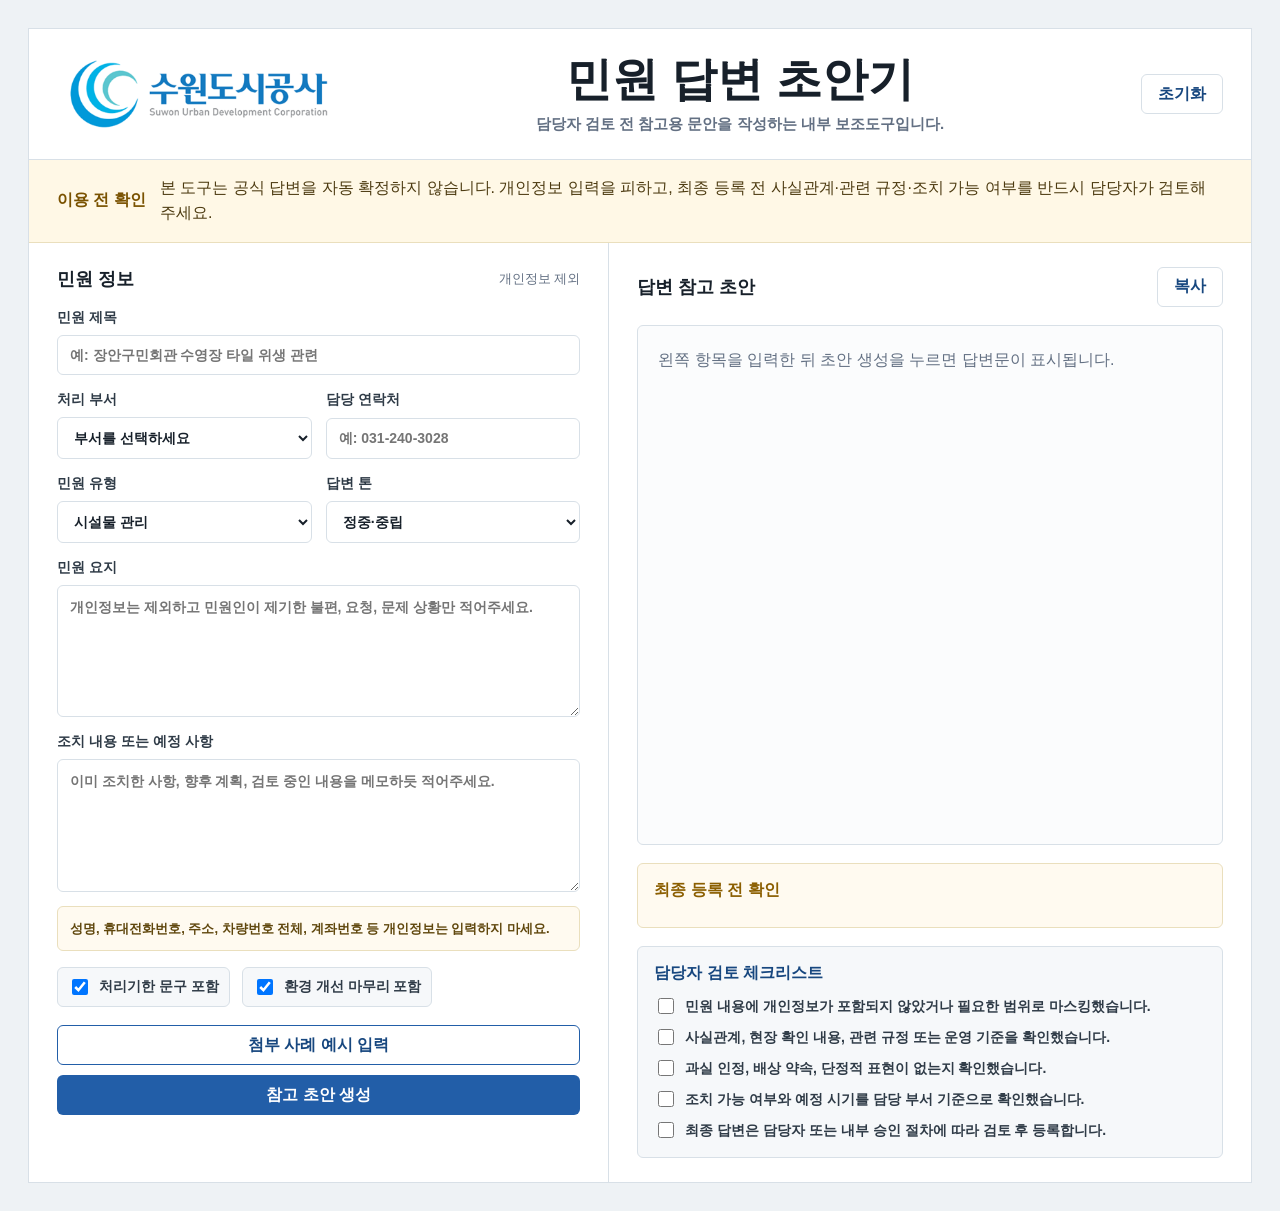
<file: 민원답변기/index.html>
<!doctype html>
<html lang="ko">
  <head>
    <meta charset="UTF-8" />
    <meta name="viewport" content="width=device-width, initial-scale=1.0" />
    <title>수원도시공사 민원 답변 초안기</title>
    <link rel="stylesheet" href="styles.css" />
  </head>
  <body>
    <main class="app-shell">
      <section class="workspace" aria-label="민원 답변 초안 작성 보조도구">
        <header class="topbar">
          <div class="brand-block">
            <img src="assets/suwon-logo.png" alt="수원도시공사" class="brand-logo" />
            <div class="title-block">
              <h1>민원 답변 초안기</h1>
              <p>담당자 검토 전 참고용 문안을 작성하는 내부 보조도구입니다.</p>
            </div>
          </div>
          <button class="ghost-button" id="resetButton" type="button">초기화</button>
        </header>

        <section class="notice-band" aria-label="이용 전 확인사항">
          <strong>이용 전 확인</strong>
          <span>본 도구는 공식 답변을 자동 확정하지 않습니다. 개인정보 입력을 피하고, 최종 등록 전 사실관계·관련 규정·조치 가능 여부를 반드시 담당자가 검토해 주세요.</span>
        </section>

        <div class="editor-grid">
          <form class="panel input-panel" id="complaintForm">
            <div class="section-title">
              <h2>민원 정보</h2>
              <span>개인정보 제외</span>
            </div>

            <label>
              민원 제목
              <input id="title" type="text" placeholder="예: 장안구민회관 수영장 타일 위생 관련" />
            </label>

            <div class="field-row">
              <label>
                처리 부서
                <select id="department">
                  <option value="">부서를 선택하세요</option>
                  <option value="스마트주차운영처(공영주차장)">스마트주차운영처(공영주차장)</option>
                  <option value="교통약자지원센터">교통약자지원센터</option>
                  <option value="교통시설운영처(환승센터 등)">교통시설운영처(환승센터 등)</option>
                  <option value="연화장">연화장</option>
                  <option value="자원순환센터">자원순환센터</option>
                  <option value="장안구민회관">장안구민회관</option>
                  <option value="종합운동장">종합운동장</option>
                  <option value="화산체육공원">화산체육공원</option>
                  <option value="광교체육관(광교웰빙국민체육센터)">광교체육관(광교웰빙국민체육센터)</option>
                  <option value="가족여성회관">가족여성회관</option>
                  <option value="장기요양지원센터">장기요양지원센터</option>
                  <option value="더함파크(청사)">더함파크(청사)</option>
                </select>
              </label>
              <label>
                담당 연락처
                <input id="phone" type="text" placeholder="예: 031-240-3028" />
              </label>
            </div>

            <div class="field-row">
              <label>
                민원 유형
                <select id="category">
                  <option value="facility">시설물 관리</option>
                  <option value="hygiene">위생·환경</option>
                  <option value="operation">운영·이용 안내</option>
                  <option value="parking">주차·교통</option>
                  <option value="staff">직원 응대</option>
                  <option value="safety">안전 관리</option>
                  <option value="other">기타</option>
                </select>
              </label>
              <label>
                답변 톤
                <select id="tone">
                  <option value="balanced">정중·중립</option>
                  <option value="firm">정중·명확</option>
                  <option value="warm">정중·공감</option>
                </select>
              </label>
            </div>

            <label>
              민원 요지
              <textarea id="summary" rows="5" placeholder="개인정보는 제외하고 민원인이 제기한 불편, 요청, 문제 상황만 적어주세요."></textarea>
            </label>

            <label>
              조치 내용 또는 예정 사항
              <textarea id="actions" rows="5" placeholder="이미 조치한 사항, 향후 계획, 검토 중인 내용을 메모하듯 적어주세요."></textarea>
            </label>

            <div class="privacy-note">
              성명, 휴대전화번호, 주소, 차량번호 전체, 계좌번호 등 개인정보는 입력하지 마세요.
            </div>

            <div class="switch-row">
              <label class="checkbox-label">
                <input id="includeDeadline" type="checkbox" checked />
                처리기한 문구 포함
              </label>
              <label class="checkbox-label">
                <input id="includeClosing" type="checkbox" checked />
                환경 개선 마무리 포함
              </label>
            </div>

            <button class="secondary-button" id="sampleButton" type="button">첨부 사례 예시 입력</button>
            <button class="primary-button" type="submit">참고 초안 생성</button>
          </form>

          <section class="panel output-panel" aria-label="생성된 답변 참고 초안">
            <div class="section-title">
              <h2>답변 참고 초안</h2>
              <button class="copy-button" id="copyButton" type="button">복사</button>
            </div>
            <div class="draft-box" id="draftOutput" aria-live="polite"></div>

            <div class="review-box">
              <h3>최종 등록 전 확인</h3>
              <ul id="reviewList"></ul>
            </div>

            <div class="approval-box">
              <h3>담당자 검토 체크리스트</h3>
              <label><input type="checkbox" /> 민원 내용에 개인정보가 포함되지 않았거나 필요한 범위로 마스킹했습니다.</label>
              <label><input type="checkbox" /> 사실관계, 현장 확인 내용, 관련 규정 또는 운영 기준을 확인했습니다.</label>
              <label><input type="checkbox" /> 과실 인정, 배상 약속, 단정적 표현이 없는지 확인했습니다.</label>
              <label><input type="checkbox" /> 조치 가능 여부와 예정 시기를 담당 부서 기준으로 확인했습니다.</label>
              <label><input type="checkbox" /> 최종 답변은 담당자 또는 내부 승인 절차에 따라 검토 후 등록합니다.</label>
            </div>
          </section>
        </div>
      </section>
    </main>

    <script src="script.js"></script>
  </body>
</html>
</file>
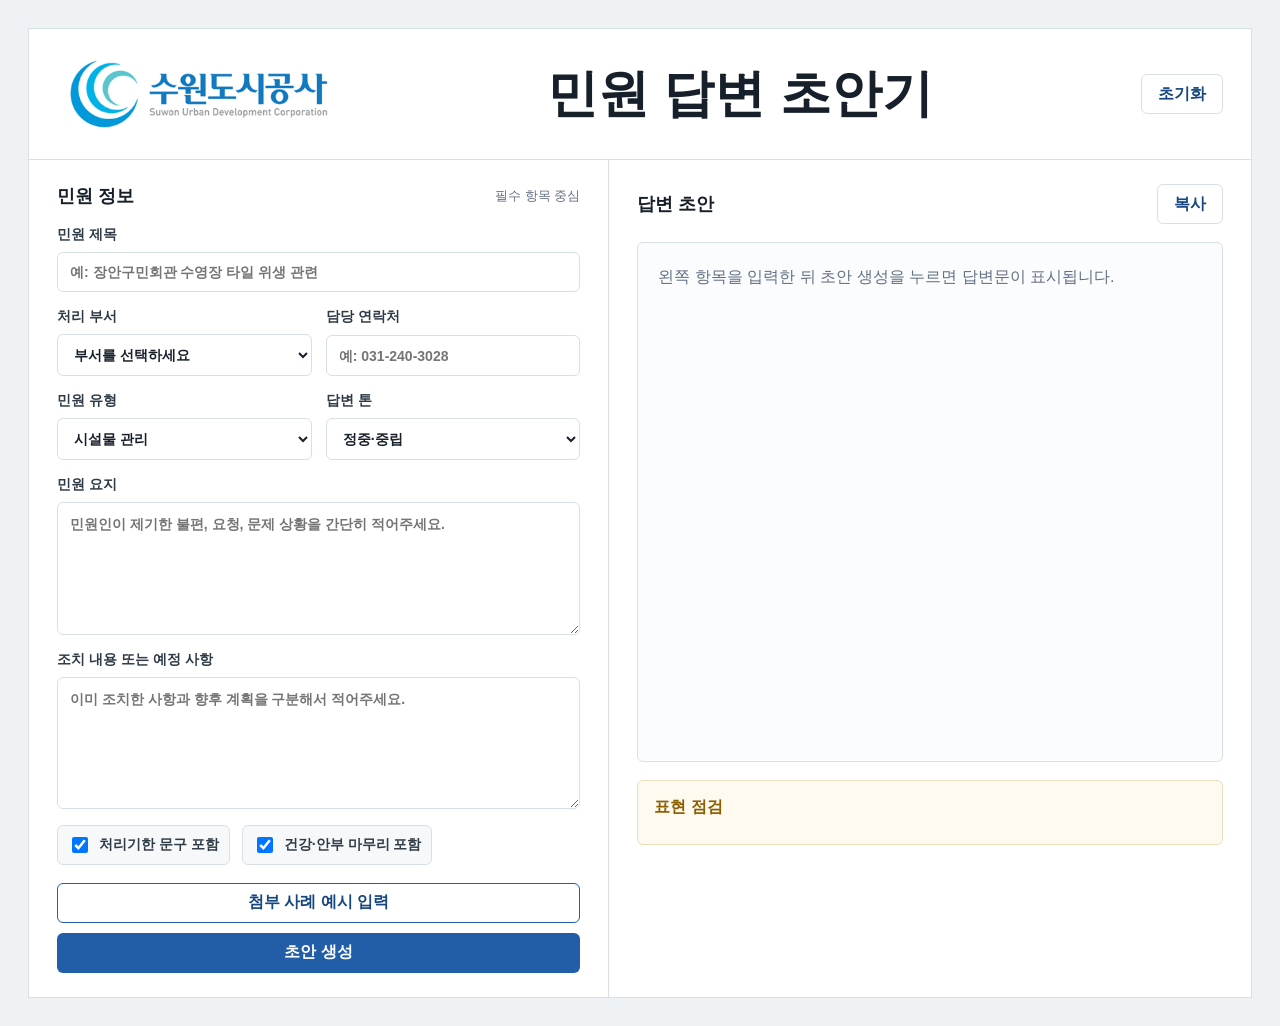
<file: 민원답변기/민원답변초안기_배포용.html>
<!doctype html>
<html lang="ko">
  <head>
    <meta charset="UTF-8" />
    <meta name="viewport" content="width=device-width, initial-scale=1.0" />
    <title>수원도시공사 민원 답변 초안기</title>
    <style>
:root {
  --bg: #eef2f5;
  --panel: #ffffff;
  --ink: #17202a;
  --muted: #637083;
  --line: #d8e0e7;
  --brand: #225ea8;
  --brand-dark: #17477f;
  --accent: #2f7d6d;
  --soft: #f6f8fa;
  --warning: #8b5e00;
}

* {
  box-sizing: border-box;
}

body {
  margin: 0;
  min-height: 100vh;
  background: var(--bg);
  color: var(--ink);
  font-family: "Malgun Gothic", "Apple SD Gothic Neo", Arial, sans-serif;
}

button,
input,
select,
textarea {
  font: inherit;
}

.app-shell {
  width: min(1440px, 100%);
  margin: 0 auto;
  padding: 28px;
}

.workspace {
  background: var(--panel);
  border: 1px solid var(--line);
  min-height: calc(100vh - 56px);
}

.topbar {
  display: flex;
  align-items: center;
  justify-content: space-between;
  gap: 16px;
  padding: 24px 28px;
  border-bottom: 1px solid var(--line);
}

.brand-block {
  display: flex;
  align-items: center;
  gap: 18px;
  flex: 1;
  min-width: 0;
}

.brand-logo {
  width: min(280px, 30vw);
  height: auto;
  flex: 0 1 auto;
  object-fit: contain;
}

.title-block {
  flex: 1;
  text-align: center;
  min-width: 0;
}

h1,
h2,
h3 {
  margin: 0;
}

h1 {
  font-size: clamp(34px, 4vw, 54px);
  font-weight: 800;
  letter-spacing: 0;
  line-height: 1.12;
}

h2 {
  font-size: 18px;
}

h3 {
  font-size: 16px;
}

.editor-grid {
  display: grid;
  grid-template-columns: minmax(360px, 0.95fr) minmax(420px, 1.05fr);
  gap: 0;
}

.panel {
  padding: 24px 28px;
}

.input-panel {
  border-right: 1px solid var(--line);
}

.section-title {
  display: flex;
  align-items: center;
  justify-content: space-between;
  gap: 12px;
  margin-bottom: 18px;
}

.section-title span {
  color: var(--muted);
  font-size: 13px;
}

label {
  display: grid;
  gap: 8px;
  margin-bottom: 16px;
  color: #2f3b47;
  font-size: 14px;
  font-weight: 700;
}

input,
select,
textarea {
  width: 100%;
  border: 1px solid var(--line);
  border-radius: 6px;
  background: #fff;
  color: var(--ink);
  padding: 11px 12px;
  outline: none;
}

textarea {
  resize: vertical;
  line-height: 1.55;
}

input:focus,
select:focus,
textarea:focus {
  border-color: var(--brand);
  box-shadow: 0 0 0 3px rgba(34, 94, 168, 0.12);
}

.field-row {
  display: grid;
  grid-template-columns: 1fr 1fr;
  gap: 14px;
}

.switch-row {
  display: flex;
  flex-wrap: wrap;
  gap: 12px;
  margin: 6px 0 18px;
}

.checkbox-label {
  display: flex;
  align-items: center;
  gap: 8px;
  margin: 0;
  min-height: 38px;
  padding: 8px 10px;
  border: 1px solid var(--line);
  border-radius: 6px;
  background: var(--soft);
  font-weight: 600;
}

.checkbox-label input {
  width: 16px;
  height: 16px;
}

.primary-button,
.secondary-button,
.ghost-button,
.copy-button {
  border: 1px solid transparent;
  border-radius: 6px;
  min-height: 40px;
  padding: 0 16px;
  cursor: pointer;
  font-weight: 700;
}

.primary-button {
  width: 100%;
  background: var(--brand);
  color: #fff;
}

.secondary-button {
  width: 100%;
  margin-bottom: 10px;
  background: #fff;
  border-color: var(--brand);
  color: var(--brand-dark);
}

.primary-button:hover {
  background: var(--brand-dark);
}

.secondary-button:hover {
  background: #f1f6fb;
}

.ghost-button,
.copy-button {
  background: #fff;
  border-color: var(--line);
  color: var(--brand-dark);
}

.ghost-button:hover,
.copy-button:hover {
  background: var(--soft);
}

.draft-box {
  min-height: 520px;
  border: 1px solid var(--line);
  border-radius: 6px;
  background: #fbfcfd;
  padding: 20px;
  white-space: pre-wrap;
  line-height: 1.75;
  color: #1d2733;
}

.draft-box:empty::before {
  content: "왼쪽 항목을 입력한 뒤 초안 생성을 누르면 답변문이 표시됩니다.";
  color: var(--muted);
}

.review-box {
  margin-top: 18px;
  border: 1px solid #eadfbd;
  border-radius: 6px;
  background: #fffaf0;
  padding: 16px;
}

.review-box h3 {
  color: var(--warning);
  margin-bottom: 10px;
}

.review-box ul {
  margin: 0;
  padding-left: 18px;
  color: #3b4148;
  line-height: 1.6;
}

@media (max-width: 920px) {
  .app-shell {
    padding: 12px;
  }

  .workspace {
    min-height: calc(100vh - 24px);
  }

  .topbar {
    align-items: flex-start;
    flex-direction: column;
    padding: 20px;
  }

  .brand-block {
    width: 100%;
    align-items: center;
    flex-direction: column;
    gap: 12px;
  }

  .brand-logo {
    width: min(280px, 100%);
  }

  .title-block {
    width: 100%;
    text-align: center;
  }

  .editor-grid,
  .field-row {
    grid-template-columns: 1fr;
  }

  .input-panel {
    border-right: 0;
    border-bottom: 1px solid var(--line);
  }

  .panel {
    padding: 20px;
  }

  .draft-box {
    min-height: 360px;
  }
}

</style>
  </head>
  <body>
    <main class="app-shell">
      <section class="workspace" aria-label="민원 답변 초안 작성">
        <header class="topbar">
          <div class="brand-block">
            <img src="[data-uri]" alt="수원도시공사" class="brand-logo" />
            <div class="title-block">
              <h1>민원 답변 초안기</h1>
            </div>
          </div>
          <button class="ghost-button" id="resetButton" type="button">초기화</button>
        </header>

        <div class="editor-grid">
          <form class="panel input-panel" id="complaintForm">
            <div class="section-title">
              <h2>민원 정보</h2>
              <span>필수 항목 중심</span>
            </div>

            <label>
              민원 제목
              <input id="title" type="text" placeholder="예: 장안구민회관 수영장 타일 위생 관련" />
            </label>

            <div class="field-row">
              <label>
                처리 부서
                <select id="department">
                  <option value="">부서를 선택하세요</option>
                  <option value="스마트주차운영처(공영주차장)">스마트주차운영처(공영주차장)</option>
                  <option value="교통약자지원센터">교통약자지원센터</option>
                  <option value="교통시설운영처(환승센터 등)">교통시설운영처(환승센터 등)</option>
                  <option value="연화장">연화장</option>
                  <option value="자원순환센터">자원순환센터</option>
                  <option value="장안구민회관">장안구민회관</option>
                  <option value="종합운동장">종합운동장</option>
                  <option value="화산체육공원">화산체육공원</option>
                  <option value="광교체육관(광교웰빙국민체육센터)">광교체육관(광교웰빙국민체육센터)</option>
                  <option value="가족여성회관">가족여성회관</option>
                  <option value="장기요양지원센터">장기요양지원센터</option>
                  <option value="더함파크(청사)">더함파크(청사)</option>
                </select>
              </label>
              <label>
                담당 연락처
                <input id="phone" type="text" placeholder="예: 031-240-3028" />
              </label>
            </div>

            <div class="field-row">
              <label>
                민원 유형
                <select id="category">
                  <option value="facility">시설물 관리</option>
                  <option value="hygiene">위생·환경</option>
                  <option value="operation">운영·이용 안내</option>
                  <option value="parking">주차·교통</option>
                  <option value="staff">직원 응대</option>
                  <option value="safety">안전 관리</option>
                  <option value="other">기타</option>
                </select>
              </label>
              <label>
                답변 톤
                <select id="tone">
                  <option value="balanced">정중·중립</option>
                  <option value="firm">정중·명확</option>
                  <option value="warm">정중·공감</option>
                </select>
              </label>
            </div>

            <label>
              민원 요지
              <textarea id="summary" rows="5" placeholder="민원인이 제기한 불편, 요청, 문제 상황을 간단히 적어주세요."></textarea>
            </label>

            <label>
              조치 내용 또는 예정 사항
              <textarea id="actions" rows="5" placeholder="이미 조치한 사항과 향후 계획을 구분해서 적어주세요."></textarea>
            </label>

            <div class="switch-row">
              <label class="checkbox-label">
                <input id="includeDeadline" type="checkbox" checked />
                처리기한 문구 포함
              </label>
              <label class="checkbox-label">
                <input id="includeClosing" type="checkbox" checked />
                건강·안부 마무리 포함
              </label>
            </div>

            <button class="secondary-button" id="sampleButton" type="button">첨부 사례 예시 입력</button>
            <button class="primary-button" type="submit">초안 생성</button>
          </form>

          <section class="panel output-panel" aria-label="생성된 답변 초안">
            <div class="section-title">
              <h2>답변 초안</h2>
              <button class="copy-button" id="copyButton" type="button">복사</button>
            </div>
            <div class="draft-box" id="draftOutput" aria-live="polite"></div>

            <div class="review-box">
              <h3>표현 점검</h3>
              <ul id="reviewList"></ul>
            </div>
          </section>
        </div>
      </section>
    </main>

    <script>
const form = document.querySelector("#complaintForm");
const draftOutput = document.querySelector("#draftOutput");
const reviewList = document.querySelector("#reviewList");
const copyButton = document.querySelector("#copyButton");
const resetButton = document.querySelector("#resetButton");
const sampleButton = document.querySelector("#sampleButton");

const categoryLabels = {
  facility: "시설물 관리",
  hygiene: "위생 및 환경 관리",
  operation: "운영 및 이용 안내",
  parking: "주차 및 교통 관리",
  staff: "직원 응대",
  safety: "안전 관리",
  other: "해당 민원",
};

const toneOpenings = {
  balanced: "귀하께서 문의하신 사항에 대하여 아래와 같이 답변드립니다.",
  firm: "귀하께서 제기하신 사항에 대해 관련 내용을 확인하여 다음과 같이 안내드립니다.",
  warm: "귀하께서 이용 과정에서 느끼신 불편 사항에 대해 관련 내용을 확인하여 아래와 같이 안내드립니다.",
};

const riskyPhrases = [
  "진심으로 사과",
  "전적으로",
  "명백한 잘못",
  "책임을 통감",
  "과실",
  "배상",
  "보상하겠습니다",
  "잘못을 인정",
];

function valueOf(id) {
  return document.querySelector(`#${id}`).value.trim();
}

function normalizeText(text) {
  return text
    .split("\n")
    .map((line) => line.trim())
    .filter(Boolean)
    .join("\n");
}

function paragraphOrFallback(text, fallback) {
  const normalized = normalizeText(text);
  return normalized || fallback;
}

function splitItems(text) {
  return normalizeText(text)
    .split(/\n|[;；]/)
    .map((item) => item.replace(/^[\s\-*ㆍ·]+/, "").trim())
    .filter(Boolean);
}

function trimEnding(text) {
  return text.replace(/[.。!?！？\s]+$/g, "").trim();
}

function actionStem(text) {
  return trimEnding(text)
    .replace(/(할 예정입니다|할 예정임|예정입니다|예정임)$/g, "")
    .replace(/(하였습니다|했습니다|합니다|중입니다|입니다)$/g, "")
    .trim();
}

function refineSummary(text, category) {
  const items = splitItems(text);
  if (!items.length) {
    return `귀하께서 제기하신 ${category} 관련 사항은 시설 이용 과정에서의 불편 및 개선 요청으로 이해하였습니다.`;
  }

  const body = items.map(trimEnding).join(", ");
  return `귀하께서는 ${body}에 대한 확인과 개선을 요청하신 것으로 이해하였습니다.`;
}

function refineActions(text) {
  const items = splitItems(text);
  if (!items.length) {
    return "우리 공사에서는 접수된 내용을 바탕으로 필요한 조치 사항을 검토하고, 이용 불편을 줄일 수 있도록 관리에 유의하겠습니다.";
  }

  if (items.length === 1) {
    return `우리 공사에서는 ${actionStem(items[0])} 등 필요한 조치를 검토하여 추진하겠습니다.`;
  }

  const sentences = items.map((item, index) => {
    const ending = index === items.length - 1 ? "추진하겠습니다" : "검토하겠습니다";
    return `${index + 1}. ${actionStem(item)} 사항을 ${ending}.`;
  });

  return sentences.join("\n");
}

function makeDraft(data) {
  const category = categoryLabels[data.category] || categoryLabels.other;
  const titleLine = data.title ? `제목: ${data.title}\n\n` : "";
  const department = data.department || "담당 부서";
  const phone = data.phone || "담당 부서 연락처";

  const summary = refineSummary(data.summary, category);
  const actions = refineActions(data.actions);

  const deadlineText = data.includeDeadline
    ? "\n\n처리기한 내 검토가 필요한 사항은 관계 부서 확인을 거쳐 순차적으로 조치하겠습니다."
    : "";
  const closingText = data.includeClosing
    ? "\n\n앞으로도 이용 환경 개선과 안정적인 시설 운영을 위해 지속적으로 관리하겠습니다."
    : "";

  return `${titleLine}고객님 안녕하세요.
수원도시공사 ${department}입니다.

먼저 우리 공사 시설과 운영에 관심을 가지고 의견을 주셔서 감사드립니다.
${toneOpenings[data.tone]}

귀하의 민원 요지는 다음과 같이 이해하였습니다.
${summary}

이에 따라 우리 공사에서는 다음과 같이 조치하였거나 조치할 예정입니다.
${actions}${deadlineText}${closingText}

추가로 궁금하신 사항은 수원도시공사 ${department}(${phone})로 문의하여 주시면 성실히 안내드리겠습니다.

감사합니다.`;
}

function reviewDraft(text, data) {
  const messages = [
    "과실을 단정하는 표현 대신 '확인한 내용', '조치할 예정', '관리하겠습니다' 중심으로 작성되었습니다.",
    "입력한 민원 요지와 조치 내용은 답변 문장에 맞게 정리되어 반영됩니다.",
  ];

  const foundRisk = riskyPhrases.filter((phrase) => text.includes(phrase));
  if (foundRisk.length) {
    messages.unshift(`주의 표현 확인: ${foundRisk.join(", ")}`);
  }

  if (!data.actions) {
    messages.push("조치 일자, 예정 시기, 담당 범위를 넣으면 민원인이 이해하기 쉽습니다.");
  }

  if (!data.phone) {
    messages.push("문의처를 실제 담당 연락처로 교체해 주세요.");
  }

  reviewList.innerHTML = messages.map((message) => `<li>${message}</li>`).join("");
}

form.addEventListener("submit", (event) => {
  event.preventDefault();

  const data = {
    title: valueOf("title"),
    department: valueOf("department"),
    phone: valueOf("phone"),
    category: valueOf("category"),
    tone: valueOf("tone"),
    summary: valueOf("summary"),
    actions: valueOf("actions"),
    includeDeadline: document.querySelector("#includeDeadline").checked,
    includeClosing: document.querySelector("#includeClosing").checked,
  };

  const draft = makeDraft(data);
  draftOutput.textContent = draft;
  reviewDraft(draft, data);
});

copyButton.addEventListener("click", async () => {
  const text = draftOutput.textContent.trim();
  if (!text) return;
  await navigator.clipboard.writeText(text);
  copyButton.textContent = "복사됨";
  setTimeout(() => {
    copyButton.textContent = "복사";
  }, 1400);
});

resetButton.addEventListener("click", () => {
  form.reset();
  draftOutput.textContent = "";
  reviewList.innerHTML = "";
});

sampleButton.addEventListener("click", () => {
  document.querySelector("#title").value = "장안구민회관 수영장 타일 위생 관련";
  document.querySelector("#department").value = "장안구민회관";
  document.querySelector("#phone").value = "031-240-3028";
  document.querySelector("#category").value = "hygiene";
  document.querySelector("#tone").value = "balanced";
  document.querySelector("#summary").value =
    "수영장 바닥 타일의 오염 및 변색으로 인해 위생 상태 개선을 요청하신 내용으로 이해하였습니다.";
  document.querySelector("#actions").value =
    "우선 확인된 구간은 솔 세척과 물청소를 실시하였으며, 이용객 불편을 최소화할 수 있는 시기를 고려하여 수조 내부 청소, 노후·파손 타일 교체, 오염이 심한 부분의 줄눈 보수 등을 추진할 예정입니다.";
  form.requestSubmit();
});

</script>
  </body>
</html>
</file>
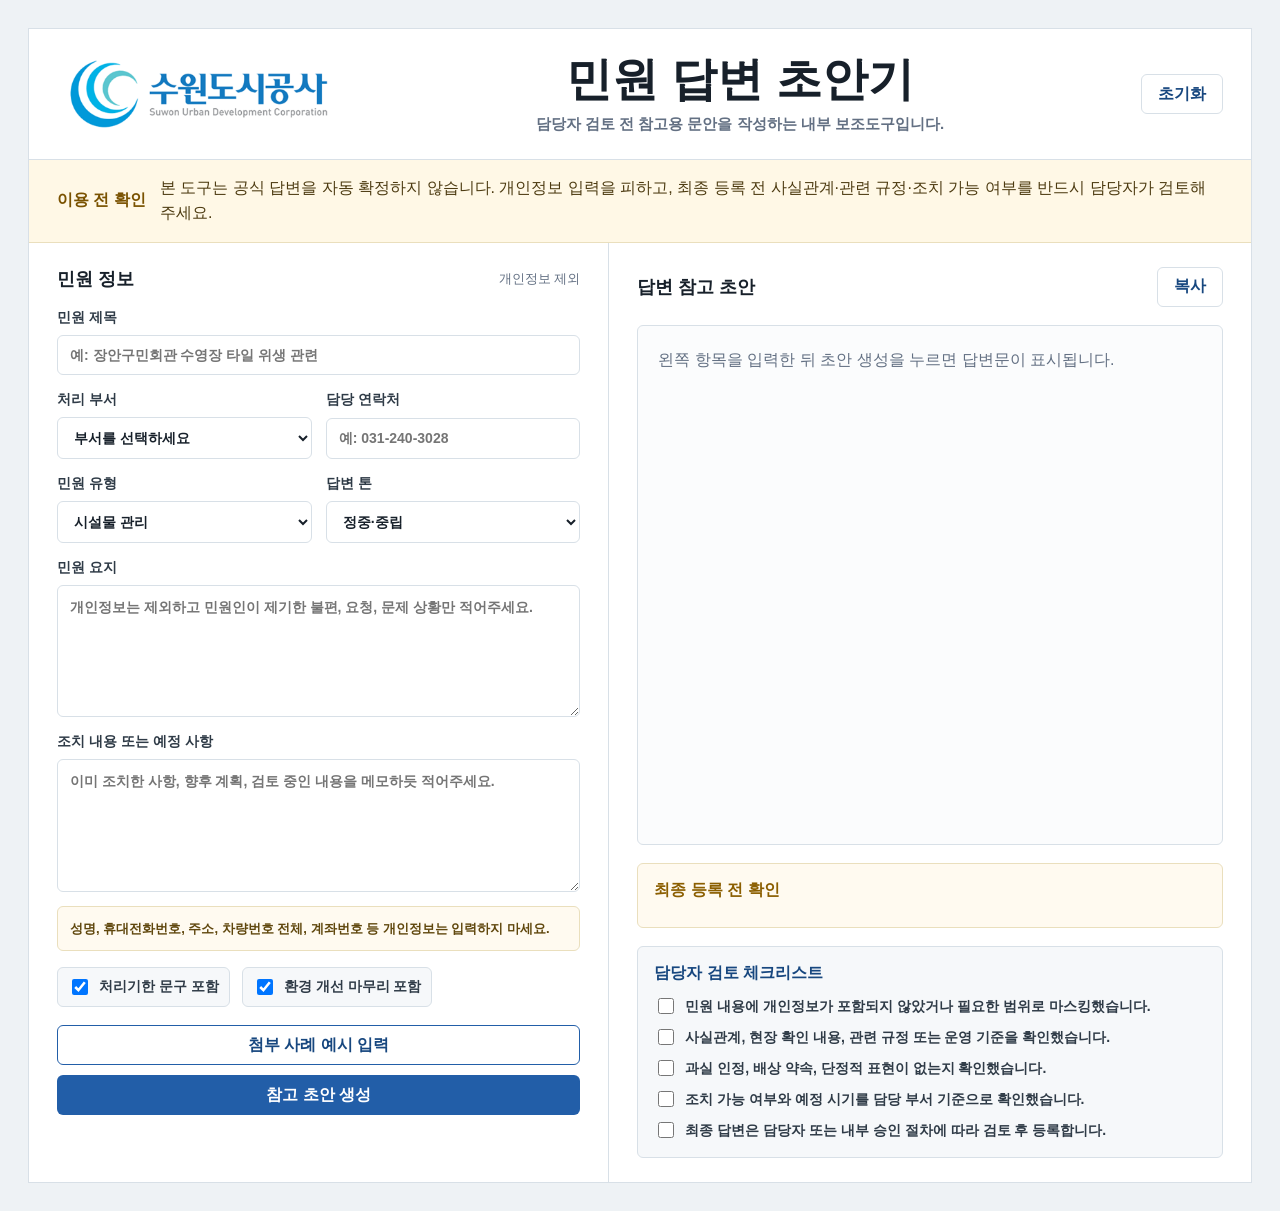
<file: 민원답변기/민원답변초안기_보완본_배포용.html>
<!doctype html>
<html lang="ko">
  <head>
    <meta charset="UTF-8" />
    <meta name="viewport" content="width=device-width, initial-scale=1.0" />
    <title>수원도시공사 민원 답변 초안기</title>
    <style>
:root {
  --bg: #eef2f5;
  --panel: #ffffff;
  --ink: #17202a;
  --muted: #637083;
  --line: #d8e0e7;
  --brand: #225ea8;
  --brand-dark: #17477f;
  --accent: #2f7d6d;
  --soft: #f6f8fa;
  --warning: #8b5e00;
}

* {
  box-sizing: border-box;
}

body {
  margin: 0;
  min-height: 100vh;
  background: var(--bg);
  color: var(--ink);
  font-family: "Malgun Gothic", "Apple SD Gothic Neo", Arial, sans-serif;
}

button,
input,
select,
textarea {
  font: inherit;
}

.app-shell {
  width: min(1440px, 100%);
  margin: 0 auto;
  padding: 28px;
}

.workspace {
  background: var(--panel);
  border: 1px solid var(--line);
  min-height: calc(100vh - 56px);
}

.topbar {
  display: flex;
  align-items: center;
  justify-content: space-between;
  gap: 16px;
  padding: 24px 28px;
  border-bottom: 1px solid var(--line);
}

.brand-block {
  display: flex;
  align-items: center;
  gap: 18px;
  flex: 1;
  min-width: 0;
}

.brand-logo {
  width: min(280px, 30vw);
  height: auto;
  flex: 0 1 auto;
  object-fit: contain;
}

.title-block {
  flex: 1;
  text-align: center;
  min-width: 0;
}

.title-block p {
  margin: 10px 0 0;
  color: var(--muted);
  font-size: 15px;
  font-weight: 700;
}

h1,
h2,
h3 {
  margin: 0;
}

h1 {
  font-size: clamp(30px, 3.6vw, 48px);
  font-weight: 800;
  letter-spacing: 0;
  line-height: 1.12;
}

h2 {
  font-size: 18px;
}

h3 {
  font-size: 16px;
}

.editor-grid {
  display: grid;
  grid-template-columns: minmax(360px, 0.95fr) minmax(420px, 1.05fr);
  gap: 0;
}

.notice-band {
  display: grid;
  grid-template-columns: auto 1fr;
  gap: 14px;
  align-items: center;
  padding: 16px 28px;
  border-bottom: 1px solid #eadfbd;
  background: #fff8e6;
  color: #4d3b11;
  line-height: 1.55;
}

.notice-band strong {
  color: #7a5200;
  white-space: nowrap;
}

.panel {
  padding: 24px 28px;
}

.input-panel {
  border-right: 1px solid var(--line);
}

.section-title {
  display: flex;
  align-items: center;
  justify-content: space-between;
  gap: 12px;
  margin-bottom: 18px;
}

.section-title span {
  color: var(--muted);
  font-size: 13px;
}

label {
  display: grid;
  gap: 8px;
  margin-bottom: 16px;
  color: #2f3b47;
  font-size: 14px;
  font-weight: 700;
}

input,
select,
textarea {
  width: 100%;
  border: 1px solid var(--line);
  border-radius: 6px;
  background: #fff;
  color: var(--ink);
  padding: 11px 12px;
  outline: none;
}

textarea {
  resize: vertical;
  line-height: 1.55;
}

input:focus,
select:focus,
textarea:focus {
  border-color: var(--brand);
  box-shadow: 0 0 0 3px rgba(34, 94, 168, 0.12);
}

.field-row {
  display: grid;
  grid-template-columns: 1fr 1fr;
  gap: 14px;
}

.switch-row {
  display: flex;
  flex-wrap: wrap;
  gap: 12px;
  margin: 6px 0 18px;
}

.privacy-note {
  margin: -2px 0 16px;
  padding: 12px;
  border: 1px solid #eadfbd;
  border-radius: 6px;
  background: #fffaf0;
  color: #60470d;
  font-size: 13px;
  font-weight: 700;
  line-height: 1.5;
}

.checkbox-label {
  display: flex;
  align-items: center;
  gap: 8px;
  margin: 0;
  min-height: 38px;
  padding: 8px 10px;
  border: 1px solid var(--line);
  border-radius: 6px;
  background: var(--soft);
  font-weight: 600;
}

.checkbox-label input {
  width: 16px;
  height: 16px;
}

.primary-button,
.secondary-button,
.ghost-button,
.copy-button {
  border: 1px solid transparent;
  border-radius: 6px;
  min-height: 40px;
  padding: 0 16px;
  cursor: pointer;
  font-weight: 700;
}

.primary-button {
  width: 100%;
  background: var(--brand);
  color: #fff;
}

.secondary-button {
  width: 100%;
  margin-bottom: 10px;
  background: #fff;
  border-color: var(--brand);
  color: var(--brand-dark);
}

.primary-button:hover {
  background: var(--brand-dark);
}

.secondary-button:hover {
  background: #f1f6fb;
}

.ghost-button,
.copy-button {
  background: #fff;
  border-color: var(--line);
  color: var(--brand-dark);
}

.ghost-button:hover,
.copy-button:hover {
  background: var(--soft);
}

.draft-box {
  min-height: 520px;
  border: 1px solid var(--line);
  border-radius: 6px;
  background: #fbfcfd;
  padding: 20px;
  white-space: pre-wrap;
  line-height: 1.75;
  color: #1d2733;
}

.draft-box:empty::before {
  content: "왼쪽 항목을 입력한 뒤 초안 생성을 누르면 답변문이 표시됩니다.";
  color: var(--muted);
}

.review-box {
  margin-top: 18px;
  border: 1px solid #eadfbd;
  border-radius: 6px;
  background: #fffaf0;
  padding: 16px;
}

.review-box h3 {
  color: var(--warning);
  margin-bottom: 10px;
}

.review-box ul {
  margin: 0;
  padding-left: 18px;
  color: #3b4148;
  line-height: 1.6;
}

.approval-box {
  margin-top: 18px;
  border: 1px solid var(--line);
  border-radius: 6px;
  background: #f6f8fa;
  padding: 16px;
}

.approval-box h3 {
  margin-bottom: 12px;
  color: var(--brand-dark);
}

.approval-box label {
  display: flex;
  align-items: flex-start;
  gap: 8px;
  margin-bottom: 10px;
  color: #2f3b47;
  font-size: 14px;
  font-weight: 600;
  line-height: 1.45;
}

.approval-box label:last-child {
  margin-bottom: 0;
}

.approval-box input {
  width: 16px;
  height: 16px;
  margin-top: 2px;
  flex: 0 0 auto;
}

@media (max-width: 920px) {
  .app-shell {
    padding: 12px;
  }

  .workspace {
    min-height: calc(100vh - 24px);
  }

  .topbar {
    align-items: flex-start;
    flex-direction: column;
    padding: 20px;
  }

  .brand-block {
    width: 100%;
    align-items: center;
    flex-direction: column;
    gap: 12px;
  }

  .brand-logo {
    width: min(280px, 100%);
  }

  .title-block {
    width: 100%;
    text-align: center;
  }

  .notice-band {
    grid-template-columns: 1fr;
    padding: 14px 20px;
  }

  .editor-grid,
  .field-row {
    grid-template-columns: 1fr;
  }

  .input-panel {
    border-right: 0;
    border-bottom: 1px solid var(--line);
  }

  .panel {
    padding: 20px;
  }

  .draft-box {
    min-height: 360px;
  }
}

</style>
  </head>
  <body>
    <main class="app-shell">
      <section class="workspace" aria-label="민원 답변 초안 작성 보조도구">
        <header class="topbar">
          <div class="brand-block">
            <img src="[data-uri]" alt="수원도시공사" class="brand-logo" />
            <div class="title-block">
              <h1>민원 답변 초안기</h1>
              <p>담당자 검토 전 참고용 문안을 작성하는 내부 보조도구입니다.</p>
            </div>
          </div>
          <button class="ghost-button" id="resetButton" type="button">초기화</button>
        </header>

        <section class="notice-band" aria-label="이용 전 확인사항">
          <strong>이용 전 확인</strong>
          <span>본 도구는 공식 답변을 자동 확정하지 않습니다. 개인정보 입력을 피하고, 최종 등록 전 사실관계·관련 규정·조치 가능 여부를 반드시 담당자가 검토해 주세요.</span>
        </section>

        <div class="editor-grid">
          <form class="panel input-panel" id="complaintForm">
            <div class="section-title">
              <h2>민원 정보</h2>
              <span>개인정보 제외</span>
            </div>

            <label>
              민원 제목
              <input id="title" type="text" placeholder="예: 장안구민회관 수영장 타일 위생 관련" />
            </label>

            <div class="field-row">
              <label>
                처리 부서
                <select id="department">
                  <option value="">부서를 선택하세요</option>
                  <option value="스마트주차운영처(공영주차장)">스마트주차운영처(공영주차장)</option>
                  <option value="교통약자지원센터">교통약자지원센터</option>
                  <option value="교통시설운영처(환승센터 등)">교통시설운영처(환승센터 등)</option>
                  <option value="연화장">연화장</option>
                  <option value="자원순환센터">자원순환센터</option>
                  <option value="장안구민회관">장안구민회관</option>
                  <option value="종합운동장">종합운동장</option>
                  <option value="화산체육공원">화산체육공원</option>
                  <option value="광교체육관(광교웰빙국민체육센터)">광교체육관(광교웰빙국민체육센터)</option>
                  <option value="가족여성회관">가족여성회관</option>
                  <option value="장기요양지원센터">장기요양지원센터</option>
                  <option value="더함파크(청사)">더함파크(청사)</option>
                </select>
              </label>
              <label>
                담당 연락처
                <input id="phone" type="text" placeholder="예: 031-240-3028" />
              </label>
            </div>

            <div class="field-row">
              <label>
                민원 유형
                <select id="category">
                  <option value="facility">시설물 관리</option>
                  <option value="hygiene">위생·환경</option>
                  <option value="operation">운영·이용 안내</option>
                  <option value="parking">주차·교통</option>
                  <option value="staff">직원 응대</option>
                  <option value="safety">안전 관리</option>
                  <option value="other">기타</option>
                </select>
              </label>
              <label>
                답변 톤
                <select id="tone">
                  <option value="balanced">정중·중립</option>
                  <option value="firm">정중·명확</option>
                  <option value="warm">정중·공감</option>
                </select>
              </label>
            </div>

            <label>
              민원 요지
              <textarea id="summary" rows="5" placeholder="개인정보는 제외하고 민원인이 제기한 불편, 요청, 문제 상황만 적어주세요."></textarea>
            </label>

            <label>
              조치 내용 또는 예정 사항
              <textarea id="actions" rows="5" placeholder="이미 조치한 사항, 향후 계획, 검토 중인 내용을 메모하듯 적어주세요."></textarea>
            </label>

            <div class="privacy-note">
              성명, 휴대전화번호, 주소, 차량번호 전체, 계좌번호 등 개인정보는 입력하지 마세요.
            </div>

            <div class="switch-row">
              <label class="checkbox-label">
                <input id="includeDeadline" type="checkbox" checked />
                처리기한 문구 포함
              </label>
              <label class="checkbox-label">
                <input id="includeClosing" type="checkbox" checked />
                환경 개선 마무리 포함
              </label>
            </div>

            <button class="secondary-button" id="sampleButton" type="button">첨부 사례 예시 입력</button>
            <button class="primary-button" type="submit">참고 초안 생성</button>
          </form>

          <section class="panel output-panel" aria-label="생성된 답변 참고 초안">
            <div class="section-title">
              <h2>답변 참고 초안</h2>
              <button class="copy-button" id="copyButton" type="button">복사</button>
            </div>
            <div class="draft-box" id="draftOutput" aria-live="polite"></div>

            <div class="review-box">
              <h3>최종 등록 전 확인</h3>
              <ul id="reviewList"></ul>
            </div>

            <div class="approval-box">
              <h3>담당자 검토 체크리스트</h3>
              <label><input type="checkbox" /> 민원 내용에 개인정보가 포함되지 않았거나 필요한 범위로 마스킹했습니다.</label>
              <label><input type="checkbox" /> 사실관계, 현장 확인 내용, 관련 규정 또는 운영 기준을 확인했습니다.</label>
              <label><input type="checkbox" /> 과실 인정, 배상 약속, 단정적 표현이 없는지 확인했습니다.</label>
              <label><input type="checkbox" /> 조치 가능 여부와 예정 시기를 담당 부서 기준으로 확인했습니다.</label>
              <label><input type="checkbox" /> 최종 답변은 담당자 또는 내부 승인 절차에 따라 검토 후 등록합니다.</label>
            </div>
          </section>
        </div>
      </section>
    </main>

    <script>
const form = document.querySelector("#complaintForm");
const draftOutput = document.querySelector("#draftOutput");
const reviewList = document.querySelector("#reviewList");
const copyButton = document.querySelector("#copyButton");
const resetButton = document.querySelector("#resetButton");
const sampleButton = document.querySelector("#sampleButton");

const categoryLabels = {
  facility: "시설물 관리",
  hygiene: "위생 및 환경 관리",
  operation: "운영 및 이용 안내",
  parking: "주차 및 교통 관리",
  staff: "직원 응대",
  safety: "안전 관리",
  other: "해당 민원",
};

const toneOpenings = {
  balanced: "귀하께서 문의하신 사항에 대하여 아래와 같이 참고 답변 초안을 작성하였습니다.",
  firm: "귀하께서 제기하신 사항에 대해 담당 부서 검토를 전제로 다음과 같이 안내드립니다.",
  warm: "귀하께서 이용 과정에서 느끼신 불편 사항에 대해 관련 내용을 검토하여 아래와 같이 안내드립니다.",
};

const riskyPhrases = [
  "진심으로 사과",
  "전적으로",
  "명백한 잘못",
  "책임을 통감",
  "과실",
  "배상",
  "보상하겠습니다",
  "잘못을 인정",
];

const personalInfoPatterns = [
  { label: "휴대전화번호 형태", pattern: /01[016789]-?\d{3,4}-?\d{4}/ },
  { label: "주민등록번호 형태", pattern: /\d{6}-?[1-4]\d{6}/ },
  { label: "계좌번호로 보일 수 있는 긴 숫자", pattern: /\d{3,}[-\s]\d{2,}[-\s]\d{4,}/ },
];

function valueOf(id) {
  return document.querySelector(`#${id}`).value.trim();
}

function normalizeText(text) {
  return text
    .split("\n")
    .map((line) => line.trim())
    .filter(Boolean)
    .join("\n");
}

function splitItems(text) {
  return normalizeText(text)
    .split(/\n|[;；]/)
    .map((item) => item.replace(/^[\s\-*ㆍ·]+/, "").trim())
    .filter(Boolean);
}

function trimEnding(text) {
  return text.replace(/[.。!?！？\s]+$/g, "").trim();
}

function actionStem(text) {
  return trimEnding(text)
    .replace(/(할 예정입니다|할 예정임|예정입니다|예정임)$/g, "")
    .replace(/(하였습니다|했습니다|합니다|중입니다|입니다)$/g, "")
    .trim();
}

function refineSummary(text, category) {
  const items = splitItems(text);
  if (!items.length) {
    return `귀하께서 제기하신 ${category} 관련 사항은 시설 이용 과정에서의 불편 및 개선 요청으로 이해하였습니다.`;
  }

  const body = items.map(trimEnding).join(", ");
  return `귀하께서는 ${body}에 대한 확인과 개선을 요청하신 것으로 이해하였습니다.`;
}

function refineActions(text) {
  const items = splitItems(text);
  if (!items.length) {
    return "우리 공사에서는 접수된 내용을 바탕으로 필요한 조치 사항을 검토하고, 이용 불편을 줄일 수 있도록 관리에 유의하겠습니다.";
  }

  if (items.length === 1) {
    return `우리 공사에서는 ${actionStem(items[0])} 등 필요한 조치를 검토하여 추진하겠습니다.`;
  }

  const sentences = items.map((item, index) => {
    const ending = index === items.length - 1 ? "추진하겠습니다" : "검토하겠습니다";
    return `${index + 1}. ${actionStem(item)} 사항을 ${ending}.`;
  });

  return sentences.join("\n");
}

function makeDraft(data) {
  const category = categoryLabels[data.category] || categoryLabels.other;
  const titleLine = data.title ? `제목: ${data.title}\n\n` : "";
  const department = data.department || "담당 부서";
  const phone = data.phone || "담당 부서 연락처";
  const summary = refineSummary(data.summary, category);
  const actions = refineActions(data.actions);
  const deadlineText = data.includeDeadline
    ? "\n\n처리기한 내 검토가 필요한 사항은 관계 부서 확인을 거쳐 순차적으로 조치하겠습니다."
    : "";
  const closingText = data.includeClosing
    ? "\n\n앞으로도 이용 환경 개선과 안정적인 시설 운영을 위해 지속적으로 관리하겠습니다."
    : "";

  return `${titleLine}고객님 안녕하세요.
수원도시공사 ${department}입니다.

먼저 우리 공사 시설과 운영에 관심을 가지고 의견을 주셔서 감사드립니다.
${toneOpenings[data.tone]}

귀하의 민원 요지는 다음과 같이 이해하였습니다.
${summary}

이에 따라 우리 공사에서는 다음과 같이 조치하였거나 조치할 예정입니다.
${actions}${deadlineText}${closingText}

추가로 궁금하신 사항은 수원도시공사 ${department}(${phone})로 문의하여 주시면 성실히 안내드리겠습니다.

감사합니다.

※ 본 문안은 담당자 검토 전 참고 초안입니다. 최종 등록 전 사실관계, 관련 규정, 조치 가능 여부 및 내부 검토 절차를 반드시 확인해 주시기 바랍니다.`;
}

function reviewDraft(text, data) {
  const messages = [
    "본 문안은 공식 답변 확정본이 아닌 담당자 검토용 참고 초안입니다.",
    "최종 등록 전 사실관계, 관련 규정, 조치 가능 여부와 담당 부서 기준을 확인해야 합니다.",
    "과실을 단정하는 표현 대신 '검토', '조치 예정', '관리하겠습니다' 중심으로 작성되었습니다.",
  ];

  const foundRisk = riskyPhrases.filter((phrase) => text.includes(phrase));
  if (foundRisk.length) {
    messages.unshift(`주의 표현 확인: ${foundRisk.join(", ")}`);
  }

  const inputText = `${data.title}\n${data.summary}\n${data.actions}`;
  const foundPrivacy = personalInfoPatterns
    .filter((item) => item.pattern.test(inputText))
    .map((item) => item.label);
  if (foundPrivacy.length) {
    messages.unshift(`개인정보 가능성 확인: ${foundPrivacy.join(", ")}. 최종 사용 전 삭제 또는 마스킹해 주세요.`);
  }

  if (!data.actions) {
    messages.push("조치 일자, 예정 시기, 담당 범위를 넣으면 민원인이 이해하기 쉽습니다.");
  }

  if (!data.phone) {
    messages.push("문의처를 실제 담당 연락처로 교체해 주세요.");
  }

  reviewList.innerHTML = messages.map((message) => `<li>${message}</li>`).join("");
}

form.addEventListener("submit", (event) => {
  event.preventDefault();

  const data = {
    title: valueOf("title"),
    department: valueOf("department"),
    phone: valueOf("phone"),
    category: valueOf("category"),
    tone: valueOf("tone"),
    summary: valueOf("summary"),
    actions: valueOf("actions"),
    includeDeadline: document.querySelector("#includeDeadline").checked,
    includeClosing: document.querySelector("#includeClosing").checked,
  };

  const draft = makeDraft(data);
  draftOutput.textContent = draft;
  reviewDraft(draft, data);
});

copyButton.addEventListener("click", async () => {
  const text = draftOutput.textContent.trim();
  if (!text) return;
  await navigator.clipboard.writeText(text);
  copyButton.textContent = "복사됨";
  setTimeout(() => {
    copyButton.textContent = "복사";
  }, 1400);
});

resetButton.addEventListener("click", () => {
  form.reset();
  draftOutput.textContent = "";
  reviewList.innerHTML = "";
});

sampleButton.addEventListener("click", () => {
  document.querySelector("#title").value = "장안구민회관 수영장 타일 위생 관련";
  document.querySelector("#department").value = "장안구민회관";
  document.querySelector("#phone").value = "031-240-3028";
  document.querySelector("#category").value = "hygiene";
  document.querySelector("#tone").value = "balanced";
  document.querySelector("#summary").value =
    "수영장 바닥 타일의 오염 및 변색으로 인해 위생 상태 개선을 요청";
  document.querySelector("#actions").value =
    "확인된 구간 물청소 및 이끼 제거\n이용 불편을 최소화할 수 있는 시기에 수조 내부 청소와 노후·파손 타일 교체 검토\n오염이 심한 부분의 줄눈 보수 추진 예정";
  form.requestSubmit();
});

</script>
  </body>
</html>
</file>
<file: 민원답변기/styles.css>
:root {
  --bg: #eef2f5;
  --panel: #ffffff;
  --ink: #17202a;
  --muted: #637083;
  --line: #d8e0e7;
  --brand: #225ea8;
  --brand-dark: #17477f;
  --accent: #2f7d6d;
  --soft: #f6f8fa;
  --warning: #8b5e00;
}

* {
  box-sizing: border-box;
}

body {
  margin: 0;
  min-height: 100vh;
  background: var(--bg);
  color: var(--ink);
  font-family: "Malgun Gothic", "Apple SD Gothic Neo", Arial, sans-serif;
}

button,
input,
select,
textarea {
  font: inherit;
}

.app-shell {
  width: min(1440px, 100%);
  margin: 0 auto;
  padding: 28px;
}

.workspace {
  background: var(--panel);
  border: 1px solid var(--line);
  min-height: calc(100vh - 56px);
}

.topbar {
  display: flex;
  align-items: center;
  justify-content: space-between;
  gap: 16px;
  padding: 24px 28px;
  border-bottom: 1px solid var(--line);
}

.brand-block {
  display: flex;
  align-items: center;
  gap: 18px;
  flex: 1;
  min-width: 0;
}

.brand-logo {
  width: min(280px, 30vw);
  height: auto;
  flex: 0 1 auto;
  object-fit: contain;
}

.title-block {
  flex: 1;
  text-align: center;
  min-width: 0;
}

.title-block p {
  margin: 10px 0 0;
  color: var(--muted);
  font-size: 15px;
  font-weight: 700;
}

h1,
h2,
h3 {
  margin: 0;
}

h1 {
  font-size: clamp(30px, 3.6vw, 48px);
  font-weight: 800;
  letter-spacing: 0;
  line-height: 1.12;
}

h2 {
  font-size: 18px;
}

h3 {
  font-size: 16px;
}

.editor-grid {
  display: grid;
  grid-template-columns: minmax(360px, 0.95fr) minmax(420px, 1.05fr);
  gap: 0;
}

.notice-band {
  display: grid;
  grid-template-columns: auto 1fr;
  gap: 14px;
  align-items: center;
  padding: 16px 28px;
  border-bottom: 1px solid #eadfbd;
  background: #fff8e6;
  color: #4d3b11;
  line-height: 1.55;
}

.notice-band strong {
  color: #7a5200;
  white-space: nowrap;
}

.panel {
  padding: 24px 28px;
}

.input-panel {
  border-right: 1px solid var(--line);
}

.section-title {
  display: flex;
  align-items: center;
  justify-content: space-between;
  gap: 12px;
  margin-bottom: 18px;
}

.section-title span {
  color: var(--muted);
  font-size: 13px;
}

label {
  display: grid;
  gap: 8px;
  margin-bottom: 16px;
  color: #2f3b47;
  font-size: 14px;
  font-weight: 700;
}

input,
select,
textarea {
  width: 100%;
  border: 1px solid var(--line);
  border-radius: 6px;
  background: #fff;
  color: var(--ink);
  padding: 11px 12px;
  outline: none;
}

textarea {
  resize: vertical;
  line-height: 1.55;
}

input:focus,
select:focus,
textarea:focus {
  border-color: var(--brand);
  box-shadow: 0 0 0 3px rgba(34, 94, 168, 0.12);
}

.field-row {
  display: grid;
  grid-template-columns: 1fr 1fr;
  gap: 14px;
}

.switch-row {
  display: flex;
  flex-wrap: wrap;
  gap: 12px;
  margin: 6px 0 18px;
}

.privacy-note {
  margin: -2px 0 16px;
  padding: 12px;
  border: 1px solid #eadfbd;
  border-radius: 6px;
  background: #fffaf0;
  color: #60470d;
  font-size: 13px;
  font-weight: 700;
  line-height: 1.5;
}

.checkbox-label {
  display: flex;
  align-items: center;
  gap: 8px;
  margin: 0;
  min-height: 38px;
  padding: 8px 10px;
  border: 1px solid var(--line);
  border-radius: 6px;
  background: var(--soft);
  font-weight: 600;
}

.checkbox-label input {
  width: 16px;
  height: 16px;
}

.primary-button,
.secondary-button,
.ghost-button,
.copy-button {
  border: 1px solid transparent;
  border-radius: 6px;
  min-height: 40px;
  padding: 0 16px;
  cursor: pointer;
  font-weight: 700;
}

.primary-button {
  width: 100%;
  background: var(--brand);
  color: #fff;
}

.secondary-button {
  width: 100%;
  margin-bottom: 10px;
  background: #fff;
  border-color: var(--brand);
  color: var(--brand-dark);
}

.primary-button:hover {
  background: var(--brand-dark);
}

.secondary-button:hover {
  background: #f1f6fb;
}

.ghost-button,
.copy-button {
  background: #fff;
  border-color: var(--line);
  color: var(--brand-dark);
}

.ghost-button:hover,
.copy-button:hover {
  background: var(--soft);
}

.draft-box {
  min-height: 520px;
  border: 1px solid var(--line);
  border-radius: 6px;
  background: #fbfcfd;
  padding: 20px;
  white-space: pre-wrap;
  line-height: 1.75;
  color: #1d2733;
}

.draft-box:empty::before {
  content: "왼쪽 항목을 입력한 뒤 초안 생성을 누르면 답변문이 표시됩니다.";
  color: var(--muted);
}

.review-box {
  margin-top: 18px;
  border: 1px solid #eadfbd;
  border-radius: 6px;
  background: #fffaf0;
  padding: 16px;
}

.review-box h3 {
  color: var(--warning);
  margin-bottom: 10px;
}

.review-box ul {
  margin: 0;
  padding-left: 18px;
  color: #3b4148;
  line-height: 1.6;
}

.approval-box {
  margin-top: 18px;
  border: 1px solid var(--line);
  border-radius: 6px;
  background: #f6f8fa;
  padding: 16px;
}

.approval-box h3 {
  margin-bottom: 12px;
  color: var(--brand-dark);
}

.approval-box label {
  display: flex;
  align-items: flex-start;
  gap: 8px;
  margin-bottom: 10px;
  color: #2f3b47;
  font-size: 14px;
  font-weight: 600;
  line-height: 1.45;
}

.approval-box label:last-child {
  margin-bottom: 0;
}

.approval-box input {
  width: 16px;
  height: 16px;
  margin-top: 2px;
  flex: 0 0 auto;
}

@media (max-width: 920px) {
  .app-shell {
    padding: 12px;
  }

  .workspace {
    min-height: calc(100vh - 24px);
  }

  .topbar {
    align-items: flex-start;
    flex-direction: column;
    padding: 20px;
  }

  .brand-block {
    width: 100%;
    align-items: center;
    flex-direction: column;
    gap: 12px;
  }

  .brand-logo {
    width: min(280px, 100%);
  }

  .title-block {
    width: 100%;
    text-align: center;
  }

  .notice-band {
    grid-template-columns: 1fr;
    padding: 14px 20px;
  }

  .editor-grid,
  .field-row {
    grid-template-columns: 1fr;
  }

  .input-panel {
    border-right: 0;
    border-bottom: 1px solid var(--line);
  }

  .panel {
    padding: 20px;
  }

  .draft-box {
    min-height: 360px;
  }
}
</file>
